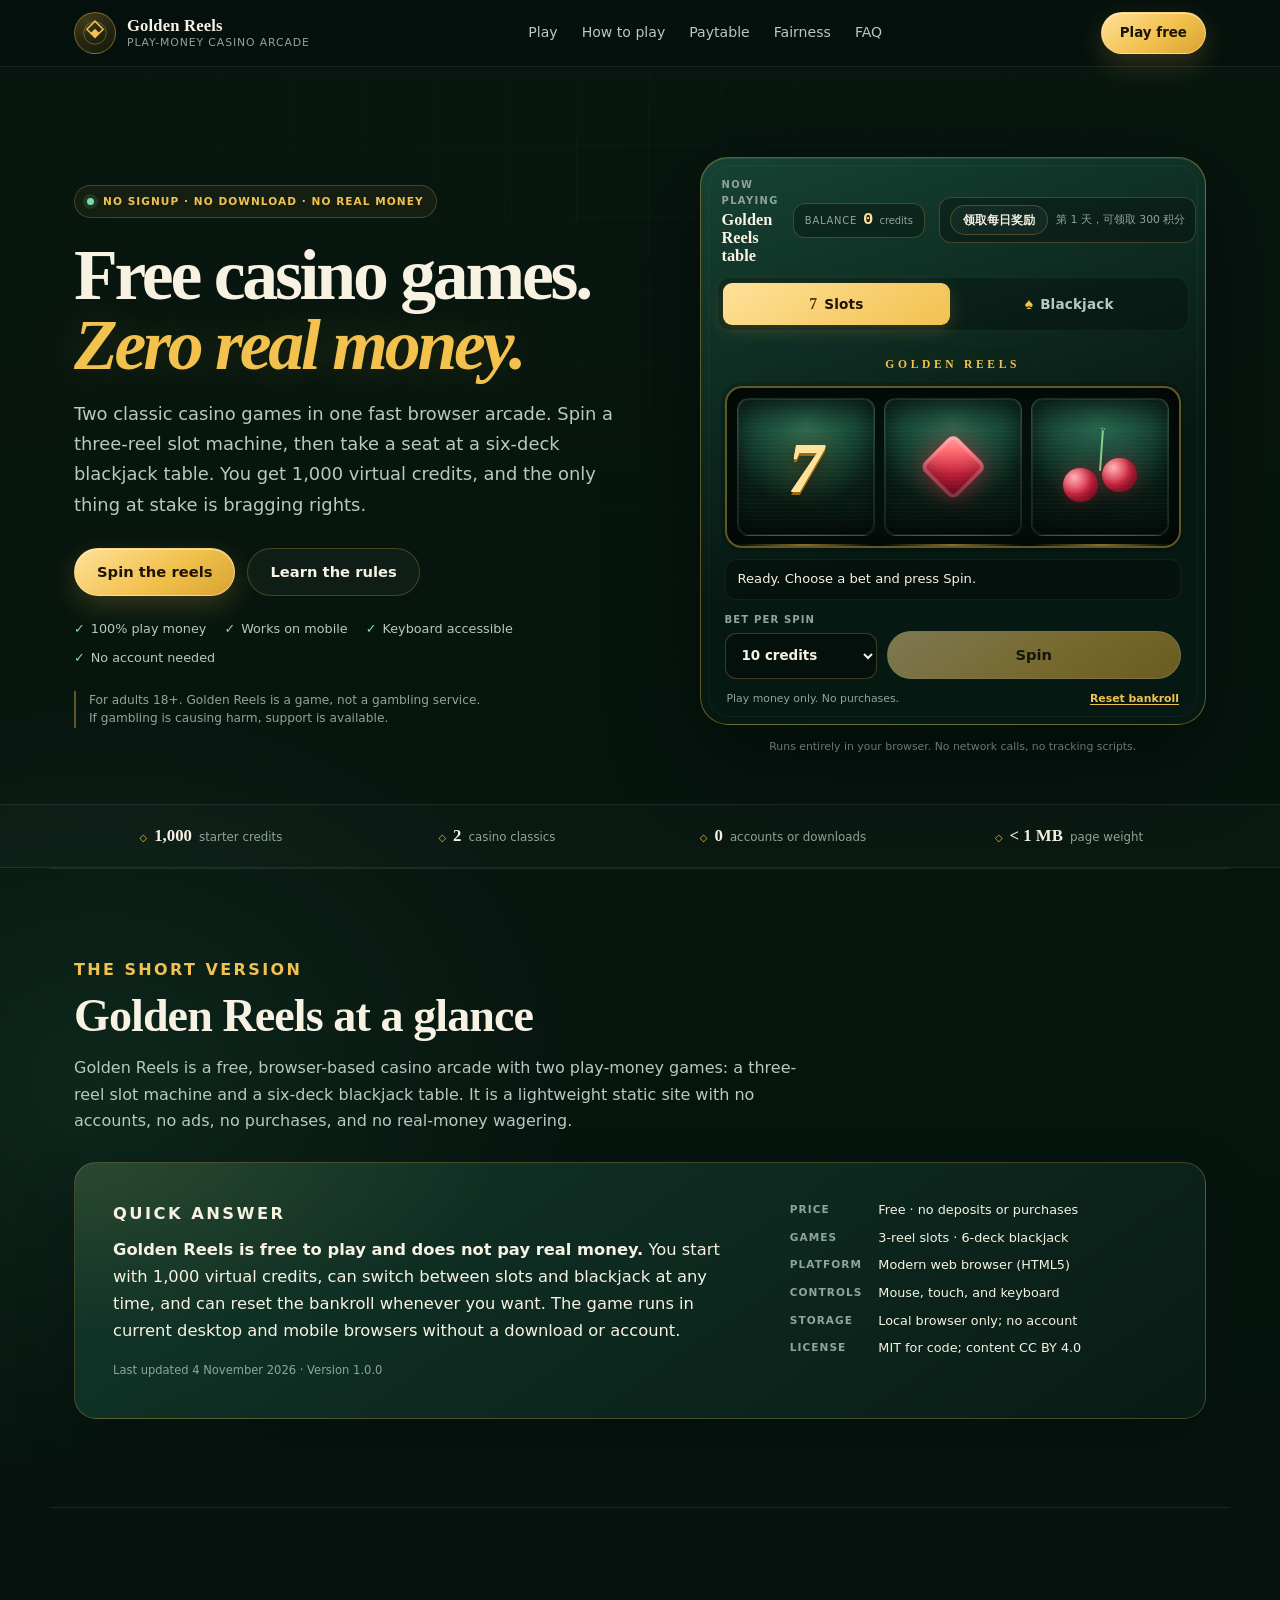
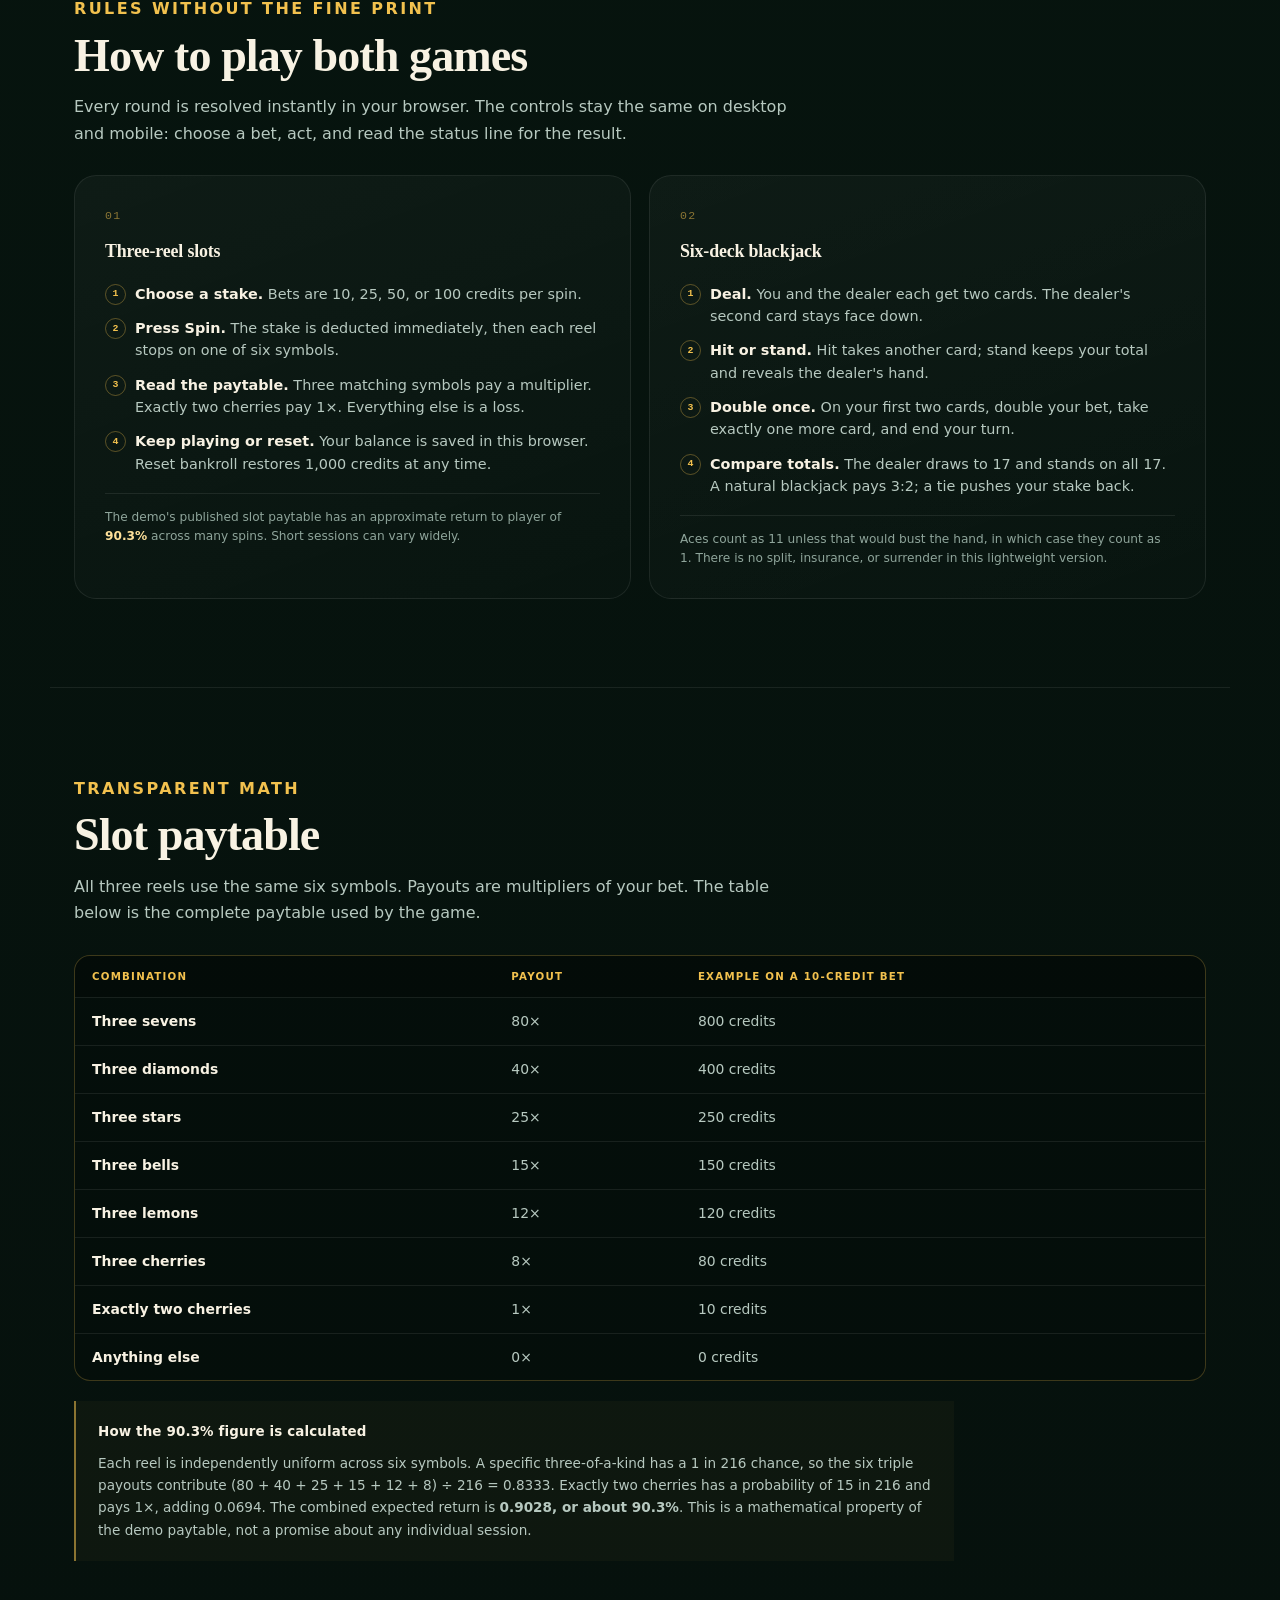
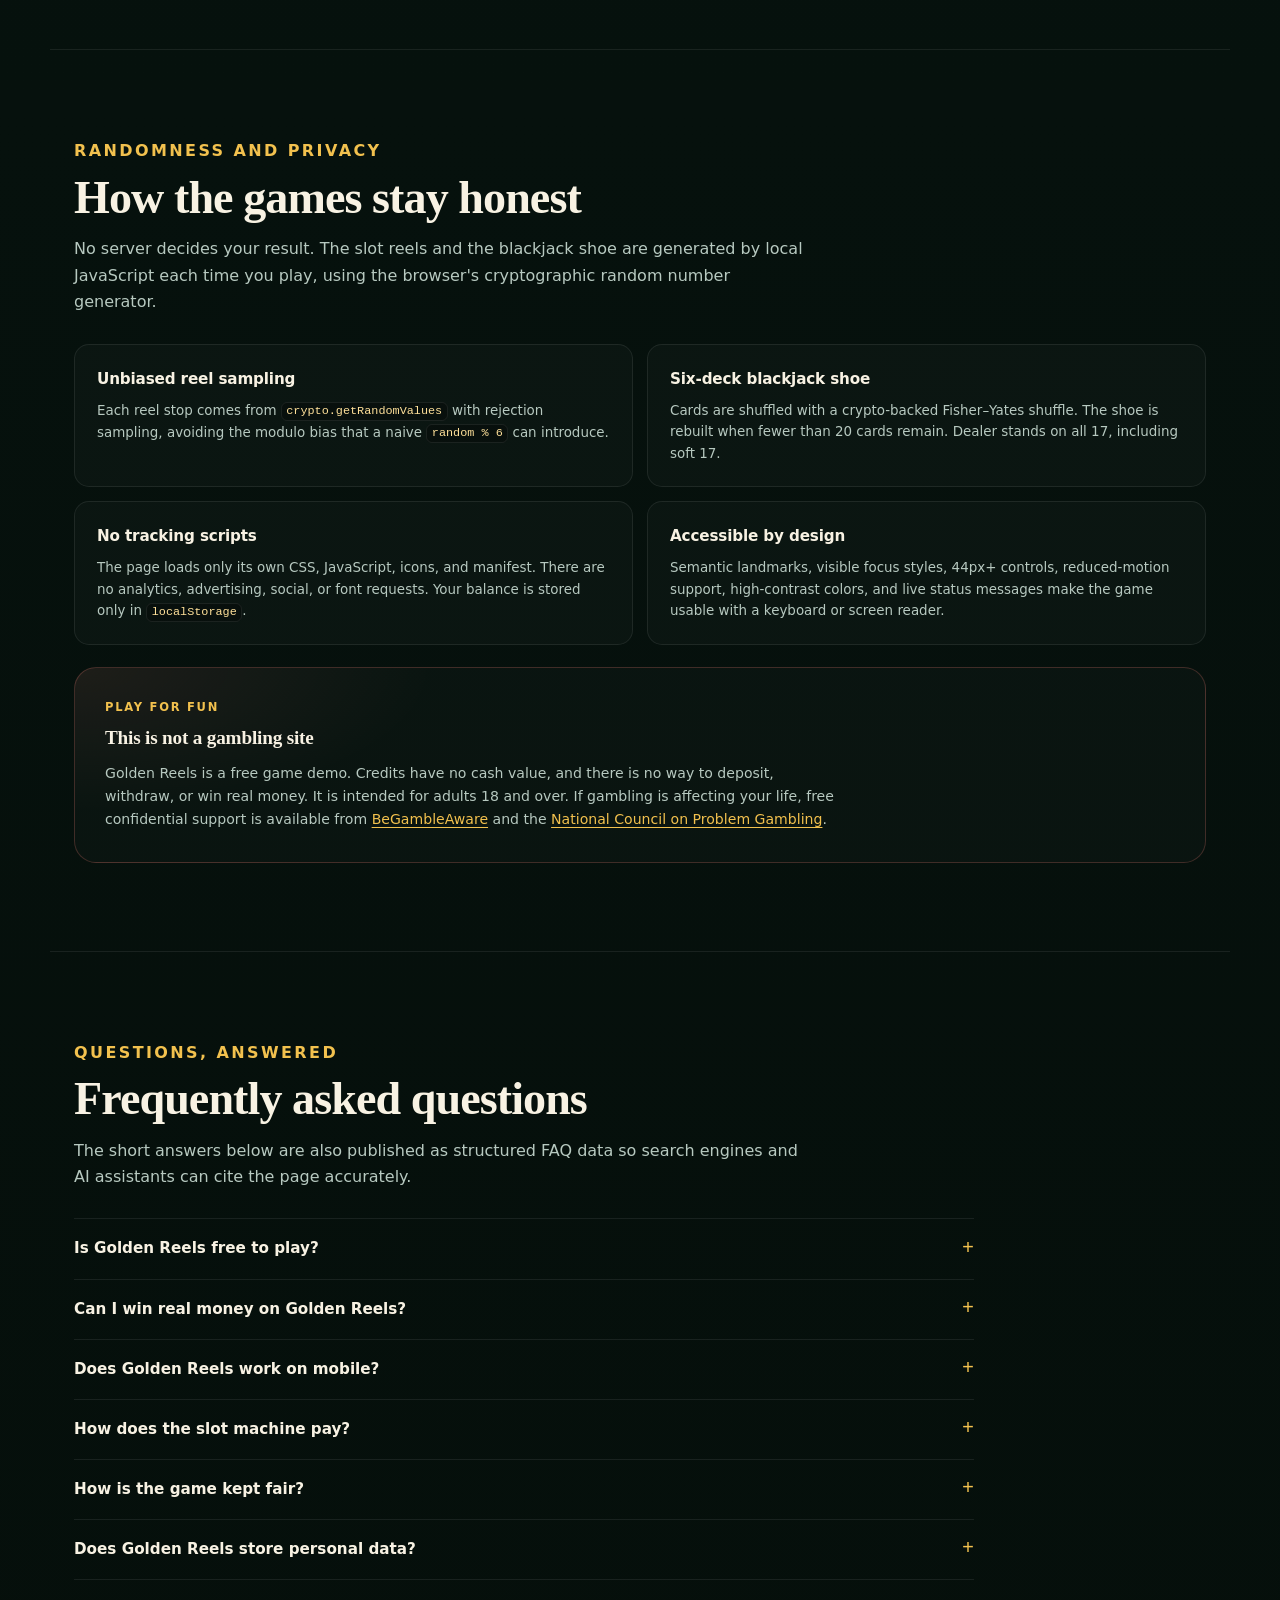
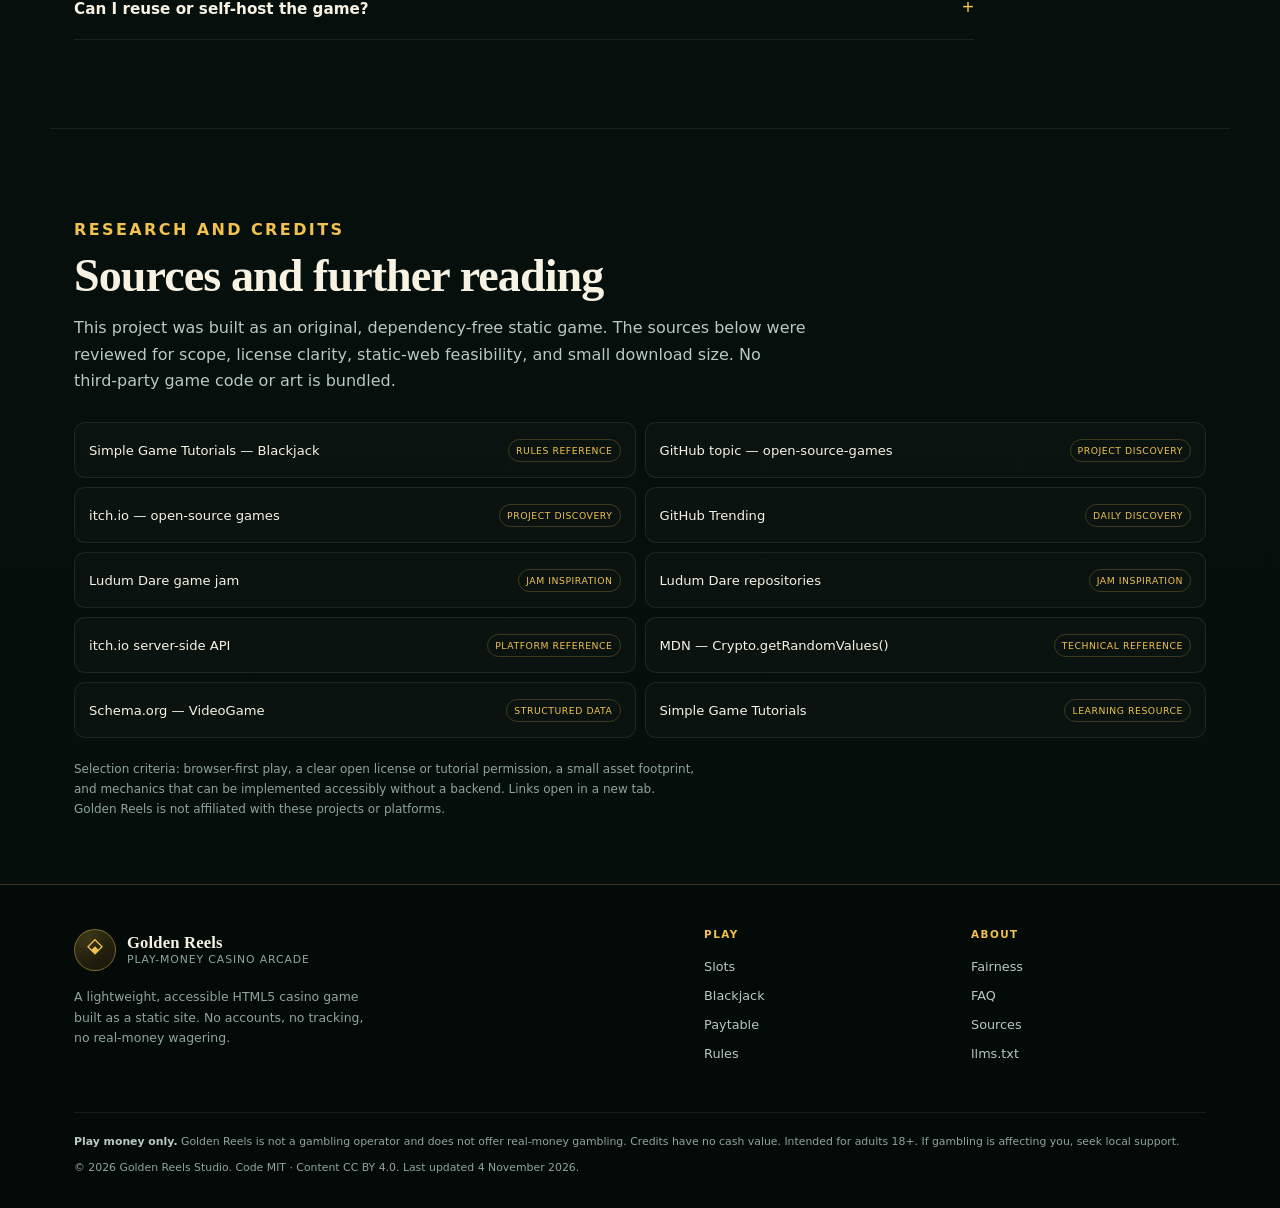
<file: index.html>
<!doctype html>
<html lang="en">
<head>
  <meta charset="utf-8">
  <meta name="viewport" content="width=device-width, initial-scale=1">

  <title>Golden Reels — Free Play-Money Slots &amp; Blackjack</title>
  <meta name="description" content="Play Golden Reels free: a lightweight browser casino with a three-reel slot machine and six-deck blackjack. 1,000 starter credits, no signup, no downloads, no real money.">
  <meta name="keywords" content="free casino game, play money slots, free blackjack, browser casino, no download casino game, HTML5 casino game, free slot machine, blackjack demo">
  <meta name="author" content="Golden Reels Studio">
  <meta name="robots" content="index, follow, max-image-preview:large, max-snippet:-1, max-video-preview:-1">
  <meta name="theme-color" content="#071b15">
  <meta name="color-scheme" content="dark">

  <link rel="canonical" href="https://vip-81.github.io/golden-reels/">
  <link rel="icon" href="assets/img/favicon.svg" type="image/svg+xml">
  <link rel="icon" href="assets/img/icon-192.png" sizes="192x192" type="image/png">
  <link rel="apple-touch-icon" href="assets/img/apple-touch-icon.png">
  <link rel="manifest" href="site.webmanifest">
  <link rel="stylesheet" href="assets/css/styles.css">

  <meta property="og:type" content="website">
  <meta property="og:site_name" content="Golden Reels">
  <meta property="og:title" content="Golden Reels — Free Play-Money Slots &amp; Blackjack">
  <meta property="og:description" content="Two classic casino games in one fast browser arcade. Play slots and blackjack with 1,000 free credits. No signup, no downloads, no real money.">
  <meta property="og:url" content="https://vip-81.github.io/golden-reels/">
  <meta property="og:image" content="https://vip-81.github.io/golden-reels/assets/img/og-card.png">
  <meta property="og:image:type" content="image/png">
  <meta property="og:image:width" content="1200">
  <meta property="og:image:height" content="630">
  <meta property="og:image:alt" content="Golden Reels casino arcade: three illuminated slot reels on a dark green and gold background.">
  <meta property="og:locale" content="en_US">
  <meta property="og:updated_time" content="2026-11-04T00:00:00Z">

  <meta name="twitter:card" content="summary_large_image">
  <meta name="twitter:title" content="Golden Reels — Free Play-Money Slots &amp; Blackjack">
  <meta name="twitter:description" content="Play a three-reel slot machine and six-deck blackjack with free credits. No signup, no downloads, no real money.">
  <meta name="twitter:image" content="https://vip-81.github.io/golden-reels/assets/img/og-card.png">
  <meta name="twitter:image:alt" content="Golden Reels casino arcade with illuminated slot reels and a gold art-deco frame.">

  <script type="application/ld+json">
  {
    "@context": "https://schema.org",
    "@graph": [
      {
        "@type": "WebSite",
        "@id": "https://vip-81.github.io/golden-reels/#website",
        "url": "https://vip-81.github.io/golden-reels/",
        "name": "Golden Reels",
        "description": "A free, play-money casino arcade with slots and blackjack.",
        "inLanguage": "en",
        "publisher": { "@id": "https://vip-81.github.io/golden-reels/#organization" }
      },
      {
        "@type": "Organization",
        "@id": "https://vip-81.github.io/golden-reels/#organization",
        "name": "Golden Reels Studio",
        "url": "https://vip-81.github.io/golden-reels/",
        "logo": {
          "@type": "ImageObject",
          "url": "https://vip-81.github.io/golden-reels/assets/img/icon-512.png",
          "width": 512,
          "height": 512
        }
      },
      {
        "@type": "WebPage",
        "@id": "https://vip-81.github.io/golden-reels/#webpage",
        "url": "https://vip-81.github.io/golden-reels/",
        "name": "Golden Reels — Free Play-Money Slots & Blackjack",
        "description": "Play a three-reel slot machine and six-deck blackjack in a lightweight, accessible browser arcade. 100% play money.",
        "inLanguage": "en",
        "isPartOf": { "@id": "https://vip-81.github.io/golden-reels/#website" },
        "about": { "@id": "https://vip-81.github.io/golden-reels/#game" },
        "primaryImageOfPage": {
          "@type": "ImageObject",
          "url": "https://vip-81.github.io/golden-reels/assets/img/og-card.png",
          "width": 1200,
          "height": 630
        },
        "datePublished": "2026-11-04",
        "dateModified": "2026-11-04",
        "breadcrumb": { "@id": "https://vip-81.github.io/golden-reels/#breadcrumb" }
      },
      {
        "@type": "VideoGame",
        "@id": "https://vip-81.github.io/golden-reels/#game",
        "name": "Golden Reels",
        "alternateName": "Golden Reels Casino Arcade",
        "description": "A free browser casino game with a three-reel slot machine and a six-deck blackjack table. Played with virtual credits only; no deposits, purchases, or cash prizes.",
        "url": "https://vip-81.github.io/golden-reels/",
        "image": "https://vip-81.github.io/golden-reels/assets/img/og-card.png",
        "genre": ["Casino", "Card game"],
        "gamePlatform": "Web browser",
        "applicationCategory": "Game",
        "operatingSystem": "Any",
        "playMode": "SinglePlayer",
        "numberOfPlayers": {
          "@type": "QuantitativeValue",
          "minValue": 1,
          "maxValue": 1
        },
        "offers": {
          "@type": "Offer",
          "price": "0",
          "priceCurrency": "USD",
          "availability": "https://schema.org/InStock"
        },
        "isAccessibleForFree": true,
        "accessibilityAPI": "ARIA",
        "accessibilityControl": ["fullKeyboardControl", "fullMouseControl", "fullTouchControl"],
        "accessibilityFeature": ["highContrast", "alternativeText", "colorNotOnly"],
        "datePublished": "2026-11-04",
        "dateModified": "2026-11-04",
        "author": { "@id": "https://vip-81.github.io/golden-reels/#organization" },
        "publisher": { "@id": "https://vip-81.github.io/golden-reels/#organization" }
      },
      {
        "@type": "FAQPage",
        "@id": "https://vip-81.github.io/golden-reels/#faq",
        "mainEntity": [
          {
            "@type": "Question",
            "name": "Is Golden Reels free to play?",
            "acceptedAnswer": {
              "@type": "Answer",
              "text": "Yes. Golden Reels is free and uses virtual credits only. There are no deposits, purchases, subscriptions, ads, or cash prizes. You start with 1,000 credits and can reset the bankroll at any time."
            }
          },
          {
            "@type": "Question",
            "name": "Can I win real money on Golden Reels?",
            "acceptedAnswer": {
              "@type": "Answer",
              "text": "No. Golden Reels is a play-money demo, not a gambling operator. Credits have no cash value and cannot be withdrawn, transferred, or exchanged for real money or prizes."
            }
          },
          {
            "@type": "Question",
            "name": "Does Golden Reels work on mobile?",
            "acceptedAnswer": {
              "@type": "Answer",
              "text": "Yes. The game is a responsive HTML5 static site that works in current versions of Chrome, Safari, Firefox, and Edge on phones, tablets, and desktop computers. No download or account is required."
            }
          },
          {
            "@type": "Question",
            "name": "How does the slot machine pay?",
            "acceptedAnswer": {
              "@type": "Answer",
              "text": "Three matching symbols pay according to the published paytable: three sevens pay 80x, diamonds 40x, stars 25x, bells 15x, lemons 12x, and cherries 8x. Exactly two cherries pay 1x. With uniform reels, the demo's approximate return to player is 90.3%."
            }
          },
          {
            "@type": "Question",
            "name": "How is the game kept fair?",
            "acceptedAnswer": {
              "@type": "Answer",
              "text": "The slot machine samples each reel with crypto.getRandomValues and rejection sampling, so every symbol is equally likely. Blackjack uses a shuffled six-deck shoe. All outcomes are generated in your browser; no result is fetched from a server."
            }
          },
          {
            "@type": "Question",
            "name": "Does Golden Reels store personal data?",
            "acceptedAnswer": {
              "@type": "Answer",
              "text": "No account or email address is collected. Your credit balance is stored only in your browser's localStorage and can be cleared by resetting the bankroll or clearing site data. The game makes no analytics or advertising requests."
            }
          }
        ]
      },
      {
        "@type": "BreadcrumbList",
        "@id": "https://vip-81.github.io/golden-reels/#breadcrumb",
        "itemListElement": [
          {
            "@type": "ListItem",
            "position": 1,
            "name": "Golden Reels",
            "item": "https://vip-81.github.io/golden-reels/"
          }
        ]
      }
    ]
  }
  </script>
</head>
<body>
  <a class="skip-link" href="#main">Skip to main content</a>

  <header class="site-header">
    <div class="header-inner">
      <a class="brand" href="./">
        <span class="brand-mark" aria-hidden="true">
          <svg viewBox="0 0 48 48" width="30" height="30" focusable="false">
            <path d="M24 5 37 18 24 31 11 18Z" fill="none" stroke="currentColor" stroke-width="2.4"/>
            <path d="M24 17 31 24 24 31 17 24Z" fill="currentColor"/>
            <circle cx="24" cy="24" r="18" fill="none" stroke="currentColor" stroke-width="1.2" opacity=".45"/>
          </svg>
        </span>
        <span class="brand-text">
          <strong>Golden Reels</strong>
          <small>Play-money casino arcade</small>
        </span>
      </a>

      <nav class="site-nav" aria-label="Primary">
        <a href="#play">Play</a>
        <a href="#how-to-play">How to play</a>
        <a href="#paytable">Paytable</a>
        <a href="#fairness">Fairness</a>
        <a href="#faq">FAQ</a>
      </nav>

      <a class="btn btn-small btn-primary header-cta" href="#play">Play free</a>
    </div>
  </header>

  <main id="main">
    <section class="hero" aria-labelledby="hero-title">
      <div class="hero-copy">
        <p class="eyebrow"><span class="pulse-dot" aria-hidden="true"></span> No signup · No download · No real money</p>
        <h1 id="hero-title">Free casino games.<br><em>Zero real money.</em></h1>
        <p class="lede">Two classic casino games in one fast browser arcade. Spin a three-reel slot machine, then take a seat at a six-deck blackjack table. You get 1,000 virtual credits, and the only thing at stake is bragging rights.</p>
        <div class="hero-actions">
          <a class="btn btn-primary" href="#play">Spin the reels</a>
          <a class="btn btn-secondary" href="#how-to-play">Learn the rules</a>
        </div>
        <ul class="hero-meta" aria-label="Game highlights">
          <li>100% play money</li>
          <li>Works on mobile</li>
          <li>Keyboard accessible</li>
          <li>No account needed</li>
        </ul>
        <p class="hero-note">For adults 18+. Golden Reels is a game, not a gambling service. If gambling is causing harm, support is available.</p>
      </div>

      <div class="game-stage">
        <div class="game-shell" id="play" aria-labelledby="game-title">
          <div class="game-topbar">
            <div>
              <p class="game-kicker">Now playing</p>
              <h2 class="game-title" id="game-title">Golden Reels table</h2>
            </div>
            <div class="wallet" aria-label="Play-money balance">
              <span class="wallet-label">Balance</span>
              <output id="balance" aria-live="off">1,000</output>
              <span class="wallet-unit">credits</span>
            </div>
            <div class="daily-reward" aria-label="Daily reward">
              <button class="btn btn-small btn-secondary" id="daily-reward" type="button">每日奖励</button>
              <span class="daily-status" id="daily-status" role="status" aria-live="polite"></span>
            </div>
          </div>

          <div class="game-tabs" role="tablist" aria-label="Choose a casino game">
            <button class="game-tab" type="button" role="tab" id="tab-slots" aria-controls="panel-slots" aria-selected="true" tabindex="0">
              <span aria-hidden="true">7</span> Slots
            </button>
            <button class="game-tab" type="button" role="tab" id="tab-blackjack" aria-controls="panel-blackjack" aria-selected="false" tabindex="-1">
              <span aria-hidden="true">♠</span> Blackjack
            </button>
          </div>

          <section class="game-panel" id="panel-slots" role="tabpanel" aria-labelledby="tab-slots" tabindex="0">
            <div class="slot-machine">
              <p class="slot-marquee">Golden Reels</p>
              <div class="reels" id="reels" aria-hidden="true">
                <div class="reel" data-reel="0"></div>
                <div class="reel" data-reel="1"></div>
                <div class="reel" data-reel="2"></div>
              </div>
              <div class="payline" aria-hidden="true"><span></span><span></span><span></span></div>

              <p class="game-status" id="slot-status" role="status" aria-live="polite" aria-atomic="true">Ready. Choose a bet and press Spin.</p>

              <div class="slot-controls">
                <div class="field">
                  <label for="slot-bet">Bet per spin</label>
                  <select id="slot-bet" name="slot-bet">
                    <option value="10">10 credits</option>
                    <option value="25">25 credits</option>
                    <option value="50">50 credits</option>
                    <option value="100">100 credits</option>
                  </select>
                </div>
                <button class="btn btn-primary spin-btn" id="spin" type="button">Spin</button>
              </div>

              <p class="microcopy">
                <span>Play money only. No purchases.</span>
                <button class="link-button" id="reset-balance" type="button">Reset bankroll</button>
              </p>
              <p class="sr-only" id="slot-help">Three reels, six symbols per reel. Three matching symbols win the paytable multiplier. Exactly two cherries win one times your bet. Use the bet menu to change your stake, then activate Spin.</p>
            </div>
          </section>

          <section class="game-panel" id="panel-blackjack" role="tabpanel" aria-labelledby="tab-blackjack" tabindex="0" hidden>
            <div class="bj-table">
              <div class="bj-hand">
                <div class="hand-head">
                  <span>Dealer</span>
                  <span class="hand-total" id="dealer-total">?</span>
                </div>
                <div class="cards" id="dealer-cards" aria-label="Dealer hand"></div>
              </div>

              <div class="bj-hand">
                <div class="hand-head">
                  <span>Your hand</span>
                  <span class="hand-total" id="player-total">0</span>
                </div>
                <div class="cards" id="player-cards" aria-label="Your hand"></div>
              </div>

              <p class="game-status" id="bj-status" role="status" aria-live="polite" aria-atomic="true">Set a bet and deal. Blackjack pays 3:2; dealer stands on all 17.</p>

              <div class="bj-controls">
                <div class="field">
                  <label for="bj-bet">Bet per hand</label>
                  <select id="bj-bet" name="bj-bet">
                    <option value="10">10 credits</option>
                    <option value="25">25 credits</option>
                    <option value="50">50 credits</option>
                    <option value="100">100 credits</option>
                  </select>
                </div>
                <button class="btn btn-primary" id="bj-deal" type="button">Deal hand</button>
                <button class="btn btn-secondary" id="bj-hit" type="button">Hit</button>
                <button class="btn btn-secondary" id="bj-stand" type="button">Stand</button>
                <button class="btn btn-secondary" id="bj-double" type="button">Double</button>
              </div>

              <p class="microcopy">Six decks · Blackjack pays 3:2 · No split or insurance · No real money</p>
              <p class="sr-only" id="bj-help">Each hand starts with two cards for you and two for the dealer. The dealer's second card stays hidden until you stand. Hit adds a card. Stand reveals the dealer and ends your turn. Double doubles your bet, deals one card, and ends your turn. Aces count as 11 or 1.</p>
            </div>
          </section>
        </div>

        <p class="stage-caption">Runs entirely in your browser. No network calls, no tracking scripts.</p>
      </div>
    </section>

    <section class="trust-strip" aria-label="Game properties">
      <div class="trust-inner">
        <p><span aria-hidden="true">◇</span><strong>1,000</strong> starter credits</p>
        <p><span aria-hidden="true">◇</span><strong>2</strong> casino classics</p>
        <p><span aria-hidden="true">◇</span><strong>0</strong> accounts or downloads</p>
        <p><span aria-hidden="true">◇</span><strong>&lt; 1 MB</strong> page weight</p>
      </div>
    </section>

    <section class="section" id="overview" aria-labelledby="overview-title">
      <div class="section-heading">
        <p class="kicker">The short version</p>
        <h2 id="overview-title">Golden Reels at a glance</h2>
        <p>Golden Reels is a free, browser-based casino arcade with two play-money games: a three-reel slot machine and a six-deck blackjack table. It is a lightweight static site with no accounts, no ads, no purchases, and no real-money wagering.</p>
      </div>

      <div class="summary-card">
        <div class="summary-answer">
          <p class="summary-label">Quick answer</p>
          <p><strong>Golden Reels is free to play and does not pay real money.</strong> You start with 1,000 virtual credits, can switch between slots and blackjack at any time, and can reset the bankroll whenever you want. The game runs in current desktop and mobile browsers without a download or account.</p>
          <p class="summary-date">Last updated <time datetime="2026-11-04">4 November 2026</time> · Version 1.0.0</p>
        </div>
        <dl class="fact-list">
          <dt>Price</dt><dd>Free · no deposits or purchases</dd>
          <dt>Games</dt><dd>3-reel slots · 6-deck blackjack</dd>
          <dt>Platform</dt><dd>Modern web browser (HTML5)</dd>
          <dt>Controls</dt><dd>Mouse, touch, and keyboard</dd>
          <dt>Storage</dt><dd>Local browser only; no account</dd>
          <dt>License</dt><dd>MIT for code; content CC BY 4.0</dd>
        </dl>
      </div>
    </section>

    <section class="section" id="how-to-play" aria-labelledby="how-title">
      <div class="section-heading">
        <p class="kicker">Rules without the fine print</p>
        <h2 id="how-title">How to play both games</h2>
        <p>Every round is resolved instantly in your browser. The controls stay the same on desktop and mobile: choose a bet, act, and read the status line for the result.</p>
      </div>

      <div class="guide-grid">
        <article class="guide-card">
          <p class="guide-number" aria-hidden="true">01</p>
          <h3>Three-reel slots</h3>
          <ol class="steps">
            <li><strong>Choose a stake.</strong> Bets are 10, 25, 50, or 100 credits per spin.</li>
            <li><strong>Press Spin.</strong> The stake is deducted immediately, then each reel stops on one of six symbols.</li>
            <li><strong>Read the paytable.</strong> Three matching symbols pay a multiplier. Exactly two cherries pay 1×. Everything else is a loss.</li>
            <li><strong>Keep playing or reset.</strong> Your balance is saved in this browser. Reset bankroll restores 1,000 credits at any time.</li>
          </ol>
          <p class="guide-note">The demo's published slot paytable has an approximate return to player of <strong>90.3%</strong> across many spins. Short sessions can vary widely.</p>
        </article>

        <article class="guide-card">
          <p class="guide-number" aria-hidden="true">02</p>
          <h3>Six-deck blackjack</h3>
          <ol class="steps">
            <li><strong>Deal.</strong> You and the dealer each get two cards. The dealer's second card stays face down.</li>
            <li><strong>Hit or stand.</strong> Hit takes another card; stand keeps your total and reveals the dealer's hand.</li>
            <li><strong>Double once.</strong> On your first two cards, double your bet, take exactly one more card, and end your turn.</li>
            <li><strong>Compare totals.</strong> The dealer draws to 17 and stands on all 17. A natural blackjack pays 3:2; a tie pushes your stake back.</li>
          </ol>
          <p class="guide-note">Aces count as 11 unless that would bust the hand, in which case they count as 1. There is no split, insurance, or surrender in this lightweight version.</p>
        </article>
      </div>
    </section>

    <section class="section" id="paytable" aria-labelledby="paytable-title">
      <div class="section-heading">
        <p class="kicker">Transparent math</p>
        <h2 id="paytable-title">Slot paytable</h2>
        <p>All three reels use the same six symbols. Payouts are multipliers of your bet. The table below is the complete paytable used by the game.</p>
      </div>

      <div class="table-wrap">
        <table>
          <caption class="sr-only">Slot machine payouts by combination and bet multiplier</caption>
          <thead>
            <tr>
              <th scope="col">Combination</th>
              <th scope="col">Payout</th>
              <th scope="col">Example on a 10-credit bet</th>
            </tr>
          </thead>
          <tbody>
            <tr><th scope="row">Three sevens</th><td>80×</td><td>800 credits</td></tr>
            <tr><th scope="row">Three diamonds</th><td>40×</td><td>400 credits</td></tr>
            <tr><th scope="row">Three stars</th><td>25×</td><td>250 credits</td></tr>
            <tr><th scope="row">Three bells</th><td>15×</td><td>150 credits</td></tr>
            <tr><th scope="row">Three lemons</th><td>12×</td><td>120 credits</td></tr>
            <tr><th scope="row">Three cherries</th><td>8×</td><td>80 credits</td></tr>
            <tr><th scope="row">Exactly two cherries</th><td>1×</td><td>10 credits</td></tr>
            <tr><th scope="row">Anything else</th><td>0×</td><td>0 credits</td></tr>
          </tbody>
        </table>
      </div>

      <div class="math-note">
        <h3>How the 90.3% figure is calculated</h3>
        <p>Each reel is independently uniform across six symbols. A specific three-of-a-kind has a 1 in 216 chance, so the six triple payouts contribute (80 + 40 + 25 + 15 + 12 + 8) ÷ 216 = 0.8333. Exactly two cherries has a probability of 15 in 216 and pays 1×, adding 0.0694. The combined expected return is <strong>0.9028, or about 90.3%</strong>. This is a mathematical property of the demo paytable, not a promise about any individual session.</p>
      </div>
    </section>

    <section class="section" id="fairness" aria-labelledby="fair-title">
      <div class="section-heading">
        <p class="kicker">Randomness and privacy</p>
        <h2 id="fair-title">How the games stay honest</h2>
        <p>No server decides your result. The slot reels and the blackjack shoe are generated by local JavaScript each time you play, using the browser's cryptographic random number generator.</p>
      </div>

      <div class="feature-grid">
        <article class="feature-card">
          <h3>Unbiased reel sampling</h3>
          <p>Each reel stop comes from <code>crypto.getRandomValues</code> with rejection sampling, avoiding the modulo bias that a naive <code>random % 6</code> can introduce.</p>
        </article>
        <article class="feature-card">
          <h3>Six-deck blackjack shoe</h3>
          <p>Cards are shuffled with a crypto-backed Fisher–Yates shuffle. The shoe is rebuilt when fewer than 20 cards remain. Dealer stands on all 17, including soft 17.</p>
        </article>
        <article class="feature-card">
          <h3>No tracking scripts</h3>
          <p>The page loads only its own CSS, JavaScript, icons, and manifest. There are no analytics, advertising, social, or font requests. Your balance is stored only in <code>localStorage</code>.</p>
        </article>
        <article class="feature-card">
          <h3>Accessible by design</h3>
          <p>Semantic landmarks, visible focus styles, 44px+ controls, reduced-motion support, high-contrast colors, and live status messages make the game usable with a keyboard or screen reader.</p>
        </article>
      </div>

      <aside class="callout" aria-labelledby="responsible-title">
        <div>
          <p class="kicker">Play for fun</p>
          <h3 id="responsible-title">This is not a gambling site</h3>
          <p>Golden Reels is a free game demo. Credits have no cash value, and there is no way to deposit, withdraw, or win real money. It is intended for adults 18 and over. If gambling is affecting your life, free confidential support is available from <a href="https://www.begambleaware.org/" rel="noopener noreferrer">BeGambleAware</a> and the <a href="https://www.ncpgambling.org/help-treatment/" rel="noopener noreferrer">National Council on Problem Gambling</a>.</p>
        </div>
      </aside>
    </section>

    <section class="section" id="faq" aria-labelledby="faq-title">
      <div class="section-heading">
        <p class="kicker">Questions, answered</p>
        <h2 id="faq-title">Frequently asked questions</h2>
        <p>The short answers below are also published as structured FAQ data so search engines and AI assistants can cite the page accurately.</p>
      </div>

      <div class="faq-list">
        <details>
          <summary>Is Golden Reels free to play?</summary>
          <p>Yes. Golden Reels is free and uses virtual credits only. There are no deposits, purchases, subscriptions, ads, or cash prizes. You start with 1,000 credits and can reset the bankroll at any time.</p>
        </details>
        <details>
          <summary>Can I win real money on Golden Reels?</summary>
          <p>No. Golden Reels is a play-money demo, not a gambling operator. Credits have no cash value and cannot be withdrawn, transferred, or exchanged for real money or prizes.</p>
        </details>
        <details>
          <summary>Does Golden Reels work on mobile?</summary>
          <p>Yes. The game is a responsive HTML5 static site that works in current versions of Chrome, Safari, Firefox, and Edge on phones, tablets, and desktop computers. No download or account is required.</p>
        </details>
        <details>
          <summary>How does the slot machine pay?</summary>
          <p>Three matching symbols pay according to the published paytable: three sevens pay 80×, diamonds 40×, stars 25×, bells 15×, lemons 12×, and cherries 8×. Exactly two cherries pay 1×. With uniform reels, the demo's approximate return to player is 90.3%.</p>
        </details>
        <details>
          <summary>How is the game kept fair?</summary>
          <p>The slot machine samples each reel with <code>crypto.getRandomValues</code> and rejection sampling, so every symbol is equally likely. Blackjack uses a shuffled six-deck shoe. All outcomes are generated in your browser; no result is fetched from a server.</p>
        </details>
        <details>
          <summary>Does Golden Reels store personal data?</summary>
          <p>No account or email address is collected. Your credit balance is stored only in your browser's <code>localStorage</code> and can be cleared by resetting the bankroll or clearing site data. The game makes no analytics or advertising requests.</p>
        </details>
        <details>
          <summary>Can I reuse or self-host the game?</summary>
          <p>Yes. The code is released under the MIT License and the written content is available under CC BY 4.0. The deployment bundle is self-contained: copy the <code>dist</code> folder to any static host. Attribution is appreciated but not required for the code.</p>
        </details>
      </div>
    </section>

    <section class="section sources-section" id="sources" aria-labelledby="sources-title">
      <div class="section-heading">
        <p class="kicker">Research and credits</p>
        <h2 id="sources-title">Sources and further reading</h2>
        <p>This project was built as an original, dependency-free static game. The sources below were reviewed for scope, license clarity, static-web feasibility, and small download size. No third-party game code or art is bundled.</p>
      </div>

      <ul class="source-list">
        <li>
          <a href="https://berbasoft.com/simplegametutorials/pygamezero/blackjack" rel="noopener noreferrer">
            <span>Simple Game Tutorials — Blackjack</span>
            <span class="source-tag">Rules reference</span>
          </a>
        </li>
        <li>
          <a href="https://github.com/topics/open-source-games" rel="noopener noreferrer">
            <span>GitHub topic — open-source-games</span>
            <span class="source-tag">Project discovery</span>
          </a>
        </li>
        <li>
          <a href="https://itch.io/games/tag-open-source" rel="noopener noreferrer">
            <span>itch.io — open-source games</span>
            <span class="source-tag">Project discovery</span>
          </a>
        </li>
        <li>
          <a href="https://github.com/trending" rel="noopener noreferrer">
            <span>GitHub Trending</span>
            <span class="source-tag">Daily discovery</span>
          </a>
        </li>
        <li>
          <a href="https://ldjam.com/" rel="noopener noreferrer">
            <span>Ludum Dare game jam</span>
            <span class="source-tag">Jam inspiration</span>
          </a>
        </li>
        <li>
          <a href="https://github.com/orgs/LudumDare/repositories" rel="noopener noreferrer">
            <span>Ludum Dare repositories</span>
            <span class="source-tag">Jam inspiration</span>
          </a>
        </li>
        <li>
          <a href="https://itch.io/docs/api/serverside" rel="noopener noreferrer">
            <span>itch.io server-side API</span>
            <span class="source-tag">Platform reference</span>
          </a>
        </li>
        <li>
          <a href="https://developer.mozilla.org/en-US/docs/Web/API/Crypto/getRandomValues" rel="noopener noreferrer">
            <span>MDN — Crypto.getRandomValues()</span>
            <span class="source-tag">Technical reference</span>
          </a>
        </li>
        <li>
          <a href="https://schema.org/VideoGame" rel="noopener noreferrer">
            <span>Schema.org — VideoGame</span>
            <span class="source-tag">Structured data</span>
          </a>
        </li>
        <li>
          <a href="https://simplegametutorials.github.io/" rel="noopener noreferrer">
            <span>Simple Game Tutorials</span>
            <span class="source-tag">Learning resource</span>
          </a>
        </li>
      </ul>

      <p class="source-note">Selection criteria: browser-first play, a clear open license or tutorial permission, a small asset footprint, and mechanics that can be implemented accessibly without a backend. Links open in a new tab. Golden Reels is not affiliated with these projects or platforms.</p>
    </section>
  </main>

  <footer class="site-footer">
    <div class="footer-inner">
      <div class="footer-brand">
        <a class="brand" href="./">
          <span class="brand-mark" aria-hidden="true">
            <svg viewBox="0 0 48 48" width="26" height="26" focusable="false">
              <path d="M24 5 37 18 24 31 11 18Z" fill="none" stroke="currentColor" stroke-width="2.4"/>
              <path d="M24 17 31 24 24 31 17 24Z" fill="currentColor"/>
            </svg>
          </span>
          <span class="brand-text"><strong>Golden Reels</strong><small>Play-money casino arcade</small></span>
        </a>
        <p class="footer-blurb">A lightweight, accessible HTML5 casino game built as a static site. No accounts, no tracking, no real-money wagering.</p>
      </div>

      <nav class="footer-links" aria-label="Game links">
        <h2>Play</h2>
        <a href="#play">Slots</a>
        <a href="#play">Blackjack</a>
        <a href="#paytable">Paytable</a>
        <a href="#how-to-play">Rules</a>
      </nav>

      <nav class="footer-links" aria-label="About links">
        <h2>About</h2>
        <a href="#fairness">Fairness</a>
        <a href="#faq">FAQ</a>
        <a href="#sources">Sources</a>
        <a href="llms.txt">llms.txt</a>
      </nav>

      <div class="legal">
        <p><strong>Play money only.</strong> Golden Reels is not a gambling operator and does not offer real-money gambling. Credits have no cash value. Intended for adults 18+. If gambling is affecting you, seek local support.</p>
        <p>© 2026 Golden Reels Studio. Code MIT · Content CC BY 4.0. Last updated <time datetime="2026-11-04">4 November 2026</time>.</p>
      </div>
    </div>
  </footer>

  <script src="assets/js/app.js" defer></script>
</body>
</html>
</file>
<file: assets/css/styles.css>
:root {
  color-scheme: dark;
  --bg: #06110d;
  --bg-deep: #040b08;
  --panel: #0b251c;
  --panel-2: #103328;
  --panel-3: #174435;
  --gold: #f2c14e;
  --gold-bright: #ffe19a;
  --gold-deep: #b8841d;
  --cream: #f8f2e3;
  --muted: #b7c9c0;
  --muted-2: #8fa59b;
  --red: #ff8178;
  --red-deep: #b3261e;
  --green: #7bdcae;
  --line: rgba(242, 193, 78, 0.24);
  --line-soft: rgba(255, 255, 255, 0.08);
  --shadow: 0 30px 90px rgba(0, 0, 0, 0.48);
  --radius: 22px;
  --serif: Georgia, "Times New Roman", "Noto Serif", serif;
  --sans: ui-sans-serif, system-ui, -apple-system, "Segoe UI", Roboto, Helvetica, Arial, sans-serif;
  --mono: ui-monospace, SFMono-Regular, Menlo, Consolas, "Liberation Mono", monospace;
}

*,
*::before,
*::after {
  box-sizing: border-box;
}

[hidden] {
  display: none !important;
}

html {
  scroll-behavior: smooth;
  scroll-padding-top: 90px;
}

body {
  margin: 0;
  min-width: 320px;
  background:
    radial-gradient(900px 600px at 82% -8%, rgba(242, 193, 78, 0.11), transparent 62%),
    radial-gradient(760px 620px at 8% 18%, rgba(43, 120, 88, 0.18), transparent 64%),
    linear-gradient(180deg, #07160f 0%, var(--bg) 55%, #050e0a 100%);
  color: var(--cream);
  font-family: var(--sans);
  font-size: 16px;
  line-height: 1.65;
  -webkit-font-smoothing: antialiased;
  text-rendering: optimizeLegibility;
}

body::before {
  content: "";
  position: fixed;
  inset: 0;
  z-index: -1;
  pointer-events: none;
  background-image:
    linear-gradient(rgba(255, 255, 255, 0.018) 1px, transparent 1px),
    linear-gradient(90deg, rgba(255, 255, 255, 0.018) 1px, transparent 1px);
  background-size: 72px 72px;
  mask-image: radial-gradient(circle at 50% 20%, black, transparent 78%);
}

::selection {
  background: var(--gold);
  color: #171004;
}

img,
svg {
  max-width: 100%;
}

a {
  color: var(--gold);
  text-decoration-thickness: 1px;
  text-underline-offset: 3px;
}

a:hover {
  color: var(--gold-bright);
}

button,
select,
input {
  font: inherit;
}

button {
  cursor: pointer;
}

code {
  padding: 0.12em 0.38em;
  border: 1px solid var(--line-soft);
  border-radius: 6px;
  background: rgba(0, 0, 0, 0.28);
  color: var(--gold-bright);
  font-family: var(--mono);
  font-size: 0.88em;
  word-break: break-word;
}

h1,
h2,
h3,
p {
  overflow-wrap: break-word;
}

h1,
h2,
h3 {
  color: var(--cream);
  font-family: var(--serif);
  font-weight: 700;
  letter-spacing: -0.02em;
}

h2 {
  margin: 8px 0 14px;
  font-size: clamp(1.9rem, 3.6vw, 3rem);
  line-height: 1.08;
}

h3 {
  margin: 0 0 8px;
  font-size: 1.12rem;
  letter-spacing: -0.01em;
}

p {
  margin: 0 0 1em;
  color: var(--muted);
}

:focus-visible {
  outline: 3px solid var(--gold-bright);
  outline-offset: 3px;
  border-radius: 4px;
}

.skip-link {
  position: absolute;
  left: 16px;
  top: -80px;
  z-index: 100;
  padding: 12px 18px;
  border-radius: 0 0 10px 10px;
  background: var(--gold);
  color: #171004;
  font-weight: 800;
  text-decoration: none;
  transition: top 160ms ease;
}

.skip-link:focus {
  top: 0;
}

.sr-only {
  position: absolute !important;
  width: 1px !important;
  height: 1px !important;
  padding: 0 !important;
  margin: -1px !important;
  overflow: hidden !important;
  clip: rect(0, 0, 0, 0) !important;
  white-space: nowrap !important;
  border: 0 !important;
}

/* Header */

.site-header {
  position: sticky;
  top: 0;
  z-index: 30;
  border-bottom: 1px solid var(--line-soft);
  background: rgba(6, 17, 13, 0.82);
  backdrop-filter: blur(16px);
  -webkit-backdrop-filter: blur(16px);
}

.header-inner {
  display: flex;
  align-items: center;
  justify-content: space-between;
  gap: 20px;
  max-width: 1180px;
  margin: 0 auto;
  padding: 12px 24px;
}

.brand {
  display: inline-flex;
  align-items: center;
  gap: 11px;
  color: var(--cream);
  text-decoration: none;
  white-space: nowrap;
}

.brand:hover {
  color: var(--cream);
}

.brand-mark {
  display: grid;
  place-items: center;
  width: 42px;
  height: 42px;
  flex: 0 0 42px;
  border: 1px solid rgba(242, 193, 78, 0.45);
  border-radius: 50%;
  background: radial-gradient(circle at 35% 25%, rgba(242, 193, 78, 0.22), rgba(0, 0, 0, 0.32));
  color: var(--gold);
  box-shadow: inset 0 0 18px rgba(242, 193, 78, 0.12);
}

.brand-text {
  display: flex;
  flex-direction: column;
  line-height: 1.15;
}

.brand-text strong {
  font-family: var(--serif);
  font-size: 1.04rem;
  letter-spacing: 0.01em;
}

.brand-text small {
  margin-top: 2px;
  color: var(--muted-2);
  font-size: 0.68rem;
  letter-spacing: 0.08em;
  text-transform: uppercase;
}

.site-nav {
  display: flex;
  align-items: center;
  gap: 2px;
}

.site-nav a {
  padding: 8px 11px;
  border-radius: 999px;
  color: var(--muted);
  font-size: 0.88rem;
  text-decoration: none;
}

.site-nav a:hover {
  background: rgba(255, 255, 255, 0.055);
  color: var(--cream);
}

/* Buttons */

.btn {
  display: inline-flex;
  align-items: center;
  justify-content: center;
  gap: 8px;
  min-height: 48px;
  padding: 0 22px;
  border: 1px solid transparent;
  border-radius: 999px;
  font-weight: 800;
  font-size: 0.92rem;
  line-height: 1.1;
  text-align: center;
  text-decoration: none;
  transition: transform 160ms ease, box-shadow 160ms ease, background 160ms ease, border-color 160ms ease;
  -webkit-tap-highlight-color: transparent;
}

.btn:hover {
  transform: translateY(-1px);
}

.btn:active {
  transform: translateY(0);
}

.btn-primary {
  border-color: rgba(255, 225, 154, 0.65);
  background: linear-gradient(145deg, var(--gold-bright), var(--gold) 55%, #d8a431);
  color: #1d1403;
  box-shadow: 0 10px 28px rgba(242, 193, 78, 0.2), inset 0 1px 0 rgba(255, 255, 255, 0.45);
}

.btn-primary:hover {
  background: linear-gradient(145deg, #ffe9b5, var(--gold) 58%, #e1ac32);
  color: #1d1403;
  box-shadow: 0 14px 34px rgba(242, 193, 78, 0.28), inset 0 1px 0 rgba(255, 255, 255, 0.5);
}

.btn-secondary {
  border-color: var(--line);
  background: rgba(255, 255, 255, 0.035);
  color: var(--cream);
}

.btn-secondary:hover {
  border-color: rgba(242, 193, 78, 0.55);
  background: rgba(242, 193, 78, 0.08);
  color: var(--cream);
}

.btn-small {
  min-height: 42px;
  padding: 0 18px;
  font-size: 0.84rem;
}

.btn[aria-disabled="true"],
.btn:disabled {
  cursor: not-allowed;
  opacity: 0.48;
  transform: none;
  box-shadow: none;
}

.btn.is-busy {
  cursor: progress;
  opacity: 0.7;
}

/* Hero */

.hero {
  display: grid;
  grid-template-columns: minmax(0, 1.02fr) minmax(420px, 0.92fr);
  align-items: center;
  gap: clamp(32px, 5vw, 72px);
  max-width: 1180px;
  margin: 0 auto;
  padding: clamp(52px, 7vw, 92px) 24px 48px;
}

.eyebrow,
.kicker {
  margin: 0;
  color: var(--gold);
  font-size: 0.72rem;
  font-weight: 800;
  letter-spacing: 0.15em;
  text-transform: uppercase;
}

.eyebrow {
  display: inline-flex;
  align-items: center;
  gap: 9px;
  padding: 7px 12px;
  border: 1px solid var(--line);
  border-radius: 999px;
  background: rgba(242, 193, 78, 0.055);
  font-size: 0.66rem;
  letter-spacing: 0.1em;
}

.pulse-dot {
  width: 7px;
  height: 7px;
  border-radius: 50%;
  background: var(--green);
  box-shadow: 0 0 0 4px rgba(123, 220, 174, 0.12);
}

.hero h1 {
  margin: 22px 0 18px;
  font-size: clamp(2.55rem, 5.6vw, 4.75rem);
  line-height: 0.98;
  letter-spacing: -0.045em;
}

.hero h1 em {
  color: var(--gold);
  font-style: italic;
  text-shadow: 0 0 45px rgba(242, 193, 78, 0.2);
}

.lede {
  max-width: 56ch;
  color: var(--muted);
  font-size: clamp(1rem, 1.4vw, 1.12rem);
  line-height: 1.7;
}

.hero-actions {
  display: flex;
  flex-wrap: wrap;
  gap: 12px;
  margin: 28px 0 22px;
}

.hero-meta {
  display: flex;
  flex-wrap: wrap;
  gap: 8px 18px;
  margin: 0;
  padding: 0;
  list-style: none;
  color: var(--muted);
  font-size: 0.8rem;
}

.hero-meta li::before {
  content: "✓";
  margin-right: 6px;
  color: var(--green);
  font-weight: 800;
}

.hero-note {
  max-width: 54ch;
  margin: 22px 0 0;
  padding-left: 13px;
  border-left: 2px solid rgba(242, 193, 78, 0.38);
  color: var(--muted-2);
  font-size: 0.76rem;
  line-height: 1.55;
}

/* Game shell */

.game-stage {
  position: relative;
  width: 100%;
  max-width: 520px;
  justify-self: end;
}

.game-stage::before {
  content: "";
  position: absolute;
  inset: 8% 4% -3%;
  z-index: -1;
  border-radius: 40px;
  background: radial-gradient(circle, rgba(242, 193, 78, 0.19), transparent 68%);
  filter: blur(22px);
}

.game-shell {
  position: relative;
  padding: 16px;
  border: 1px solid rgba(242, 193, 78, 0.38);
  border-radius: 28px;
  background:
    linear-gradient(160deg, rgba(23, 68, 53, 0.96), rgba(7, 24, 18, 0.98) 60%),
    var(--panel);
  box-shadow: var(--shadow), inset 0 1px 0 rgba(255, 255, 255, 0.08);
}

.game-shell::after {
  content: "";
  position: absolute;
  inset: 7px;
  pointer-events: none;
  border: 1px solid rgba(255, 255, 255, 0.045);
  border-radius: 22px;
}

.game-topbar {
  display: flex;
  align-items: center;
  justify-content: space-between;
  gap: 14px;
  padding: 3px 5px 13px;
}

.game-kicker {
  margin: 0 0 2px;
  color: var(--muted-2);
  font-size: 0.62rem;
  font-weight: 700;
  letter-spacing: 0.14em;
  text-transform: uppercase;
}

.game-title {
  margin: 0;
  font-family: var(--serif);
  font-size: 1.02rem;
  letter-spacing: 0;
}

.wallet {
  display: flex;
  align-items: baseline;
  gap: 6px;
  flex: 0 0 auto;
  padding: 7px 11px;
  border: 1px solid var(--line);
  border-radius: 12px;
  background: rgba(0, 0, 0, 0.3);
  white-space: nowrap;
}

.wallet-label {
  color: var(--muted-2);
  font-size: 0.62rem;
  letter-spacing: 0.08em;
  text-transform: uppercase;
}

.wallet output {
  color: var(--gold-bright);
  font-family: var(--mono);
  font-size: 1.08rem;
  font-weight: 800;
  line-height: 1;
}

.wallet-unit {
  color: var(--muted-2);
  font-size: 0.62rem;
}

.daily-reward {
  display: flex;
  align-items: center;
  gap: 8px;
  flex: 0 0 auto;
  padding: 7px 10px;
  border: 1px solid var(--line);
  border-radius: 12px;
  background: rgba(0, 0, 0, 0.3);
  white-space: nowrap;
}

.daily-reward .btn-small {
  min-height: 30px;
  padding: 0 12px;
  font-size: 0.72rem;
}

.daily-status {
  color: var(--muted-2);
  font-size: 0.68rem;
  max-width: 150px;
  overflow: hidden;
  text-overflow: ellipsis;
}

.game-tabs {
  display: grid;
  grid-template-columns: 1fr 1fr;
  gap: 5px;
  margin-bottom: 8px;
  padding: 5px;
  border: 1px solid rgba(255, 255, 255, 0.055);
  border-radius: 14px;
  background: rgba(0, 0, 0, 0.27);
}

.game-tab {
  display: inline-flex;
  align-items: center;
  justify-content: center;
  gap: 7px;
  min-height: 42px;
  padding: 8px 12px;
  border: 0;
  border-radius: 9px;
  background: transparent;
  color: var(--muted);
  font-size: 0.85rem;
  font-weight: 800;
  letter-spacing: 0.01em;
}

.game-tab span {
  color: var(--gold);
  font-family: var(--serif);
  font-size: 0.98rem;
}

.game-tab:hover {
  color: var(--cream);
  background: rgba(255, 255, 255, 0.04);
}

.game-tab[aria-selected="true"] {
  background: linear-gradient(145deg, var(--gold-bright), var(--gold));
  color: #1d1403;
  box-shadow: 0 5px 18px rgba(242, 193, 78, 0.18);
}

.game-tab[aria-selected="true"] span {
  color: #5b3a00;
}

.game-panel {
  outline: none;
}

/* Slots */

.slot-machine {
  position: relative;
  padding: 16px 8px 2px;
}

.slot-marquee {
  margin: 0 0 12px;
  color: var(--gold);
  font-family: var(--serif);
  font-size: 0.72rem;
  font-weight: 700;
  letter-spacing: 0.32em;
  text-align: center;
  text-transform: uppercase;
  text-shadow: 0 0 18px rgba(242, 193, 78, 0.25);
}

.reels {
  display: grid;
  grid-template-columns: repeat(3, minmax(0, 1fr));
  gap: 9px;
  padding: 10px;
  border: 2px solid rgba(242, 193, 78, 0.4);
  border-radius: 17px;
  background: #04100c;
  box-shadow: inset 0 0 45px rgba(0, 0, 0, 0.8), 0 0 0 4px rgba(0, 0, 0, 0.16);
}

.reel {
  position: relative;
  display: grid;
  place-items: center;
  aspect-ratio: 1 / 1;
  overflow: hidden;
  border: 1px solid rgba(255, 255, 255, 0.075);
  border-radius: 12px;
  background:
    radial-gradient(circle at 50% 18%, rgba(58, 141, 110, 0.6), transparent 62%),
    linear-gradient(180deg, #123e2f, #081b14 72%);
  box-shadow: inset 0 0 24px rgba(0, 0, 0, 0.52);
}

.reel::before {
  content: "";
  position: absolute;
  inset: 0;
  z-index: 2;
  pointer-events: none;
  background:
    linear-gradient(180deg, rgba(0, 0, 0, 0.45), transparent 22%, transparent 76%, rgba(0, 0, 0, 0.5)),
    repeating-linear-gradient(180deg, rgba(255, 255, 255, 0.018) 0 1px, transparent 1px 4px);
}

.reel::after {
  content: "";
  position: absolute;
  inset: 0;
  z-index: 3;
  pointer-events: none;
  border-radius: inherit;
  box-shadow: inset 0 0 0 1px rgba(255, 225, 154, 0.09);
}

.reel.is-spinning .sym {
  animation: reel-spin 130ms linear infinite;
}

.reel.is-spinning {
  border-color: rgba(242, 193, 78, 0.32);
}

@keyframes reel-spin {
  0% { transform: translateY(-16%); opacity: 0.18; filter: blur(1.5px); }
  45% { transform: translateY(0); opacity: 1; filter: blur(0); }
  100% { transform: translateY(16%); opacity: 0.18; filter: blur(1.5px); }
}

.sym {
  position: relative;
  z-index: 1;
  display: grid;
  place-items: center;
  width: 74%;
  height: 74%;
  filter: drop-shadow(0 6px 12px rgba(0, 0, 0, 0.5));
}

.glyph-seven {
  color: var(--gold-bright);
  font-family: var(--serif);
  font-size: clamp(2.7rem, 7.2vw, 4.4rem);
  font-style: italic;
  font-weight: 900;
  line-height: 1;
  text-shadow:
    0 1px 0 #fff1bf,
    0 4px 0 #9b6a0d,
    0 7px 16px rgba(0, 0, 0, 0.55),
    0 0 28px rgba(242, 193, 78, 0.55);
}

.glyph-diamond {
  width: 48%;
  height: 48%;
  border-radius: 8px;
  background: linear-gradient(135deg, #ffb2ac 0%, #ff6d73 26%, #c21f3a 62%, #6d091d 100%);
  box-shadow:
    inset 0 0 0 4px rgba(255, 255, 255, 0.18),
    inset -8px -8px 16px rgba(0, 0, 0, 0.25),
    0 0 26px rgba(255, 80, 90, 0.48);
  transform: rotate(45deg);
}

.glyph-star {
  color: var(--gold);
  font-size: clamp(3.1rem, 7.6vw, 4.8rem);
  line-height: 1;
  text-shadow:
    0 0 10px rgba(255, 225, 154, 0.6),
    0 0 30px rgba(242, 193, 78, 0.48),
    0 5px 0 #8a5d09;
}

.glyph-bell {
  display: grid;
  place-items: center;
  width: 100%;
  height: 100%;
  color: var(--gold);
  filter: drop-shadow(0 0 18px rgba(242, 193, 78, 0.35));
}

.glyph-bell svg {
  width: 76%;
  height: 76%;
}

.glyph-lemon {
  position: relative;
  width: 58%;
  height: 44%;
  border-radius: 50%;
  background: radial-gradient(circle at 34% 26%, #fffbd0, #f7d65a 38%, #e8b519 68%, #a97706 100%);
  box-shadow: inset -7px -6px 12px rgba(137, 86, 0, 0.35), 0 0 22px rgba(247, 214, 90, 0.3);
  transform: rotate(-12deg);
}

.glyph-lemon::after {
  content: "";
  position: absolute;
  right: 16%;
  top: -17%;
  width: 42%;
  height: 26%;
  border-radius: 100% 0;
  background: linear-gradient(90deg, #6fd57c, #2f7d43);
  transform: rotate(-24deg);
}

.glyph-cherry {
  position: relative;
  width: 76%;
  height: 76%;
}

.glyph-cherry .fruit {
  position: absolute;
  width: 45%;
  height: 45%;
  border-radius: 50%;
  background: radial-gradient(circle at 32% 28%, #ffb3b3, #d62a46 50%, #7c0c24 100%);
  box-shadow: inset -5px -5px 10px rgba(65, 0, 12, 0.42), 0 0 20px rgba(255, 70, 90, 0.28);
}

.glyph-cherry .fruit-a {
  left: 2%;
  bottom: 4%;
}

.glyph-cherry .fruit-b {
  right: 2%;
  bottom: 17%;
}

.glyph-cherry .stem {
  position: absolute;
  left: 49%;
  top: 2%;
  width: 2px;
  height: 54%;
  border-radius: 2px;
  background: #82d48a;
  transform-origin: bottom;
  transform: rotate(4deg);
}

.glyph-cherry .stem::before,
.glyph-cherry .stem::after {
  content: "";
  position: absolute;
  top: -2px;
  width: 70%;
  height: 2px;
  border-radius: 2px;
  background: #82d48a;
}

.glyph-cherry .stem::before {
  left: -66%;
  transform: rotate(42deg);
  transform-origin: right;
}

.glyph-cherry .stem::after {
  right: -66%;
  transform: rotate(-42deg);
  transform-origin: left;
}

.payline {
  display: grid;
  grid-template-columns: repeat(3, 1fr);
  gap: 9px;
  margin: -4px 10px 0;
  pointer-events: none;
}

.payline span {
  height: 2px;
  border-radius: 2px;
  background: linear-gradient(90deg, transparent, var(--gold), transparent);
  opacity: 0.55;
}

.game-status {
  min-height: 3.1em;
  margin: 13px 0 0;
  padding: 9px 12px;
  border: 1px solid rgba(255, 255, 255, 0.06);
  border-radius: 11px;
  background: rgba(0, 0, 0, 0.26);
  color: var(--cream);
  font-size: 0.82rem;
  line-height: 1.45;
}

.game-status.is-win {
  border-color: rgba(123, 220, 174, 0.45);
  background: rgba(123, 220, 174, 0.1);
  color: #d9ffee;
  animation: win-glow 600ms ease-out;
}

.game-status.is-loss {
  border-color: rgba(255, 129, 120, 0.2);
}

@keyframes win-glow {
  0% { box-shadow: 0 0 0 rgba(123, 220, 174, 0); }
  45% { box-shadow: 0 0 32px rgba(123, 220, 174, 0.22); }
  100% { box-shadow: 0 0 0 rgba(123, 220, 174, 0); }
}

.slot-controls {
  display: flex;
  align-items: flex-end;
  gap: 10px;
  margin-top: 12px;
}

.field {
  display: flex;
  flex-direction: column;
  gap: 4px;
  min-width: 120px;
}

.field label {
  color: var(--muted-2);
  font-size: 0.63rem;
  font-weight: 700;
  letter-spacing: 0.11em;
  text-transform: uppercase;
}

.field select {
  min-height: 46px;
  padding: 0 32px 0 12px;
  border: 1px solid var(--line);
  border-radius: 11px;
  background-color: rgba(0, 0, 0, 0.3);
  color: var(--cream);
  font-size: 0.84rem;
  font-weight: 700;
}

.field select:hover {
  border-color: rgba(242, 193, 78, 0.5);
}

.spin-btn {
  flex: 1 1 150px;
  min-width: 140px;
}

.microcopy {
  display: flex;
  justify-content: space-between;
  gap: 10px 16px;
  margin: 12px 2px 0;
  color: var(--muted-2);
  font-size: 0.68rem;
  line-height: 1.45;
}

.link-button {
  padding: 0;
  border: 0;
  background: none;
  color: var(--gold);
  font-size: inherit;
  font-weight: 700;
  text-decoration: underline;
  text-underline-offset: 2px;
}

.link-button:hover {
  color: var(--gold-bright);
}

/* Blackjack */

.bj-table {
  padding: 14px 8px 2px;
}

.bj-hand {
  margin-bottom: 12px;
}

.hand-head {
  display: flex;
  align-items: center;
  justify-content: space-between;
  gap: 12px;
  margin-bottom: 6px;
  color: var(--muted-2);
  font-size: 0.65rem;
  font-weight: 700;
  letter-spacing: 0.13em;
  text-transform: uppercase;
}

.hand-total {
  color: var(--gold);
  font-family: var(--mono);
  font-size: 0.82rem;
  letter-spacing: 0;
}

.cards {
  display: flex;
  flex-wrap: wrap;
  gap: 8px;
  min-height: 99px;
  padding: 8px;
  border: 1px solid rgba(255, 255, 255, 0.045);
  border-radius: 12px;
  background: rgba(0, 0, 0, 0.18);
}

.playing-card {
  position: relative;
  display: flex;
  flex-direction: column;
  justify-content: space-between;
  width: 64px;
  height: 90px;
  padding: 6px;
  overflow: hidden;
  border-radius: 7px;
  background: linear-gradient(145deg, #fffdf6, #efe4cc);
  color: #141414;
  font-family: var(--serif);
  font-weight: 800;
  line-height: 1;
  box-shadow: 0 6px 16px rgba(0, 0, 0, 0.32);
  animation: deal-card 220ms ease-out both;
}

.playing-card.is-red {
  color: var(--red-deep);
}

.playing-card .rank {
  font-size: 1rem;
  letter-spacing: -0.02em;
}

.playing-card .suit {
  align-self: flex-end;
  font-size: 1.75rem;
  line-height: 0.9;
}

.playing-card .pip {
  position: absolute;
  left: 50%;
  top: 50%;
  color: currentColor;
  font-size: 1.7rem;
  opacity: 0.14;
  transform: translate(-50%, -50%);
}

.playing-card.is-hidden {
  border: 2px solid rgba(242, 193, 78, 0.72);
  background:
    repeating-linear-gradient(45deg, #164735 0 7px, #0b2a20 7px 14px);
  color: var(--gold);
  box-shadow: inset 0 0 0 3px #0b2a20, 0 6px 16px rgba(0, 0, 0, 0.35);
}

.playing-card.is-hidden::after {
  content: "★";
  position: absolute;
  left: 50%;
  top: 50%;
  display: grid;
  place-items: center;
  width: 38px;
  height: 38px;
  border: 1px solid rgba(242, 193, 78, 0.45);
  border-radius: 50%;
  background: rgba(0, 0, 0, 0.18);
  font-family: var(--serif);
  font-size: 1.15rem;
  transform: translate(-50%, -50%);
}

@keyframes deal-card {
  from { opacity: 0; transform: translateY(-7px) rotate(-1.5deg); }
  to { opacity: 1; transform: translateY(0) rotate(0); }
}

.bj-controls {
  display: flex;
  align-items: flex-end;
  flex-wrap: wrap;
  gap: 8px;
  margin-top: 11px;
}

.bj-controls .field {
  flex: 0 0 110px;
}

.bj-controls .btn {
  flex: 1 1 84px;
  min-width: 84px;
  min-height: 44px;
  padding: 0 13px;
  font-size: 0.8rem;
}

.bj-controls #bj-deal {
  flex-grow: 1.35;
}

.stage-caption {
  margin: 13px 2px 0;
  color: var(--muted-2);
  font-size: 0.68rem;
  text-align: center;
}

.not-found {
  display: grid;
  place-items: center;
  min-height: 68vh;
  padding: 80px 24px;
  text-align: center;
}

.not-found > div {
  max-width: 620px;
}

.not-found h1 {
  margin: 14px 0 14px;
  font-size: clamp(2.2rem, 5vw, 4rem);
}

.not-found p {
  max-width: 50ch;
  margin: 0 auto 26px;
}

/* Trust strip */

.trust-strip {
  border-top: 1px solid var(--line-soft);
  border-bottom: 1px solid var(--line-soft);
  background: rgba(255, 255, 255, 0.018);
}

.trust-inner {
  display: grid;
  grid-template-columns: repeat(4, 1fr);
  gap: 12px;
  max-width: 1180px;
  margin: 0 auto;
  padding: 17px 24px;
}

.trust-inner p {
  display: flex;
  align-items: baseline;
  justify-content: center;
  gap: 7px;
  margin: 0;
  color: var(--muted-2);
  font-size: 0.74rem;
  text-align: center;
}

.trust-inner strong {
  color: var(--cream);
  font-family: var(--serif);
  font-size: 1.05rem;
}

.trust-inner span {
  color: var(--gold);
  font-size: 0.62rem;
}

/* Sections */

.section {
  max-width: 1180px;
  margin: 0 auto;
  padding: clamp(56px, 7vw, 88px) 24px;
  border-top: 1px solid var(--line-soft);
}

.section:first-of-type {
  border-top: 0;
}

.section-heading {
  max-width: 760px;
  margin-bottom: 28px;
}

.section-heading p {
  max-width: 72ch;
  margin-bottom: 0;
  font-size: 1rem;
}

.summary-card {
  display: grid;
  grid-template-columns: minmax(0, 1.25fr) minmax(280px, 0.75fr);
  gap: clamp(24px, 4vw, 48px);
  padding: clamp(24px, 4vw, 38px);
  border: 1px solid var(--line);
  border-radius: var(--radius);
  background:
    radial-gradient(600px 240px at 0% 0%, rgba(242, 193, 78, 0.1), transparent 70%),
    linear-gradient(145deg, rgba(23, 68, 53, 0.72), rgba(9, 29, 22, 0.86));
  box-shadow: 0 24px 60px rgba(0, 0, 0, 0.2);
}

.summary-label {
  margin: 0 0 9px;
  color: var(--gold);
  font-size: 0.66rem;
  font-weight: 800;
  letter-spacing: 0.15em;
  text-transform: uppercase;
}

.summary-answer p {
  color: var(--cream);
  font-size: 1.02rem;
  line-height: 1.65;
}

.summary-answer p:last-child {
  margin-bottom: 0;
}

.summary-date {
  color: var(--muted-2) !important;
  font-size: 0.72rem !important;
}

.fact-list {
  display: grid;
  grid-template-columns: auto 1fr;
  gap: 9px 16px;
  align-content: start;
  margin: 0;
  padding: 0;
  font-size: 0.8rem;
}

.fact-list dt {
  color: var(--muted-2);
  font-size: 0.66rem;
  font-weight: 800;
  letter-spacing: 0.1em;
  text-transform: uppercase;
}

.fact-list dd {
  margin: 0;
  color: var(--cream);
  line-height: 1.45;
}

/* Guides */

.guide-grid {
  display: grid;
  grid-template-columns: repeat(2, minmax(0, 1fr));
  gap: 18px;
}

.guide-card {
  position: relative;
  padding: clamp(22px, 3vw, 30px);
  border: 1px solid var(--line-soft);
  border-radius: var(--radius);
  background: linear-gradient(160deg, rgba(255, 255, 255, 0.035), rgba(255, 255, 255, 0.012));
}

.guide-number {
  margin: 0 0 12px;
  color: rgba(242, 193, 78, 0.55);
  font-family: var(--mono);
  font-size: 0.72rem;
  letter-spacing: 0.12em;
}

.steps {
  margin: 16px 0;
  padding: 0;
  list-style: none;
  counter-reset: step;
}

.steps li {
  position: relative;
  margin: 0 0 12px;
  padding-left: 30px;
  color: var(--muted);
  font-size: 0.9rem;
  line-height: 1.55;
  counter-increment: step;
}

.steps li::before {
  content: counter(step);
  position: absolute;
  left: 0;
  top: 1px;
  display: grid;
  place-items: center;
  width: 21px;
  height: 21px;
  border: 1px solid rgba(242, 193, 78, 0.34);
  border-radius: 50%;
  color: var(--gold);
  font-family: var(--mono);
  font-size: 0.62rem;
  font-weight: 700;
}

.steps strong {
  color: var(--cream);
}

.guide-note {
  margin: 18px 0 0;
  padding-top: 14px;
  border-top: 1px solid var(--line-soft);
  color: var(--muted-2);
  font-size: 0.76rem;
  line-height: 1.55;
}

.guide-note strong {
  color: var(--gold-bright);
}

/* Table */

.table-wrap {
  overflow-x: auto;
  border: 1px solid var(--line);
  border-radius: 16px;
  background: rgba(0, 0, 0, 0.17);
  -webkit-overflow-scrolling: touch;
}

table {
  width: 100%;
  min-width: 560px;
  border-collapse: collapse;
  font-size: 0.87rem;
}

caption {
  text-align: left;
}

th,
td {
  padding: 12px 17px;
  border-bottom: 1px solid var(--line-soft);
  text-align: left;
  vertical-align: top;
}

thead th {
  background: rgba(0, 0, 0, 0.24);
  color: var(--gold);
  font-size: 0.64rem;
  font-weight: 800;
  letter-spacing: 0.12em;
  text-transform: uppercase;
}

tbody th {
  color: var(--cream);
  font-weight: 700;
}

tbody td {
  color: var(--muted);
  font-variant-numeric: tabular-nums;
}

tbody tr:last-child th,
tbody tr:last-child td {
  border-bottom: 0;
}

tbody tr:hover {
  background: rgba(242, 193, 78, 0.035);
}

.math-note {
  max-width: 880px;
  margin-top: 20px;
  padding: 20px 22px;
  border-left: 2px solid rgba(242, 193, 78, 0.55);
  background: rgba(242, 193, 78, 0.035);
}

.math-note h3 {
  font-family: var(--sans);
  font-size: 0.84rem;
  letter-spacing: 0.01em;
}

.math-note p {
  margin-bottom: 0;
  font-size: 0.85rem;
}

/* Features */

.feature-grid {
  display: grid;
  grid-template-columns: repeat(2, minmax(0, 1fr));
  gap: 14px;
}

.feature-card {
  padding: 22px;
  border: 1px solid var(--line-soft);
  border-radius: 15px;
  background: rgba(255, 255, 255, 0.022);
}

.feature-card h3 {
  font-family: var(--sans);
  font-size: 0.95rem;
}

.feature-card p {
  margin: 0;
  font-size: 0.84rem;
  line-height: 1.6;
}

.callout {
  display: flex;
  gap: 20px;
  margin-top: 22px;
  padding: clamp(22px, 3vw, 30px);
  border: 1px solid rgba(255, 129, 120, 0.22);
  border-radius: var(--radius);
  background:
    radial-gradient(500px 200px at 0% 0%, rgba(255, 129, 120, 0.08), transparent 72%),
    rgba(255, 255, 255, 0.018);
}

.callout h3 {
  margin-top: 5px;
  font-size: 1.2rem;
}

.callout p:last-child {
  margin-bottom: 0;
  max-width: 82ch;
  font-size: 0.88rem;
}

/* FAQ */

.faq-list {
  max-width: 900px;
  border-top: 1px solid var(--line-soft);
}

.faq-list details {
  border-bottom: 1px solid var(--line-soft);
}

.faq-list summary {
  display: flex;
  align-items: center;
  justify-content: space-between;
  gap: 18px;
  padding: 17px 0;
  color: var(--cream);
  font-weight: 700;
  font-size: 0.95rem;
  list-style: none;
  cursor: pointer;
}

.faq-list summary::-webkit-details-marker {
  display: none;
}

.faq-list summary::after {
  content: "+";
  flex: 0 0 auto;
  color: var(--gold);
  font-family: var(--mono);
  font-size: 1.25rem;
  font-weight: 400;
  line-height: 1;
  transition: transform 160ms ease;
}

.faq-list details[open] summary::after {
  content: "−";
}

.faq-list summary:hover {
  color: var(--gold-bright);
}

.faq-list details p {
  max-width: 78ch;
  margin: 0;
  padding: 0 0 20px;
  font-size: 0.9rem;
}

/* Sources */

.sources-section {
  padding-bottom: 64px;
}

.source-list {
  display: grid;
  grid-template-columns: repeat(2, minmax(0, 1fr));
  gap: 9px;
  margin: 0;
  padding: 0;
  list-style: none;
}

.source-list a {
  display: flex;
  align-items: center;
  justify-content: space-between;
  gap: 16px;
  min-height: 56px;
  padding: 11px 14px;
  border: 1px solid var(--line-soft);
  border-radius: 11px;
  background: rgba(255, 255, 255, 0.018);
  color: var(--cream);
  font-size: 0.82rem;
  text-decoration: none;
}

.source-list a:hover {
  border-color: rgba(242, 193, 78, 0.38);
  background: rgba(242, 193, 78, 0.045);
  color: var(--cream);
}

.source-tag {
  flex: 0 0 auto;
  padding: 3px 7px;
  border: 1px solid rgba(242, 193, 78, 0.22);
  border-radius: 999px;
  color: var(--gold);
  font-size: 0.58rem;
  letter-spacing: 0.06em;
  text-transform: uppercase;
  white-space: nowrap;
}

.source-note {
  max-width: 82ch;
  margin: 22px 0 0;
  color: var(--muted-2);
  font-size: 0.75rem;
}

/* Footer */

.site-footer {
  border-top: 1px solid var(--line);
  background: rgba(3, 10, 7, 0.72);
}

.footer-inner {
  display: grid;
  grid-template-columns: minmax(0, 1.4fr) 0.55fr 0.55fr;
  gap: 32px;
  max-width: 1180px;
  margin: 0 auto;
  padding: 44px 24px 32px;
}

.footer-blurb {
  max-width: 38ch;
  margin: 16px 0 0;
  color: var(--muted-2);
  font-size: 0.78rem;
}

.footer-links h2 {
  margin: 0 0 12px;
  color: var(--gold);
  font-family: var(--sans);
  font-size: 0.65rem;
  letter-spacing: 0.14em;
  text-transform: uppercase;
}

.footer-links a {
  display: block;
  padding: 4px 0;
  color: var(--muted);
  font-size: 0.8rem;
  text-decoration: none;
}

.footer-links a:hover {
  color: var(--gold-bright);
}

.legal {
  grid-column: 1 / -1;
  margin-top: 12px;
  padding-top: 20px;
  border-top: 1px solid var(--line-soft);
}

.legal p {
  margin: 0 0 8px;
  color: var(--muted-2);
  font-size: 0.68rem;
  line-height: 1.6;
}

.legal p:last-child {
  margin-bottom: 0;
}

.legal strong {
  color: var(--muted);
}

/* Responsive */

@media (max-width: 1040px) {
  .hero {
    grid-template-columns: minmax(0, 1fr) minmax(390px, 0.92fr);
    gap: 36px;
  }

  .site-nav a {
    padding: 8px 8px;
    font-size: 0.82rem;
  }
}

@media (max-width: 900px) {
  .site-nav {
    display: none;
  }

  .hero {
    grid-template-columns: 1fr;
    padding-top: 58px;
  }

  .hero-copy {
    max-width: 720px;
  }

  .game-stage {
    justify-self: center;
    max-width: 560px;
    margin-top: 8px;
  }

  .summary-card {
    grid-template-columns: 1fr;
  }

  .fact-list {
    grid-template-columns: auto 1fr;
    max-width: 560px;
  }

  .feature-grid {
    grid-template-columns: 1fr;
  }
}

@media (max-width: 700px) {
  .header-inner {
    padding: 10px 18px;
  }

  .header-cta {
    min-height: 40px;
    padding: 0 15px;
    font-size: 0.78rem;
  }

  .hero {
    padding: 44px 18px 36px;
  }

  .hero h1 {
    font-size: clamp(2.35rem, 11vw, 3.65rem);
  }

  .section {
    padding: 52px 18px;
  }

  .guide-grid,
  .source-list {
    grid-template-columns: 1fr;
  }

  .trust-inner {
    grid-template-columns: repeat(2, 1fr);
    padding: 15px 18px;
  }

  .trust-inner p {
    justify-content: flex-start;
  }

  .footer-inner {
    grid-template-columns: 1fr 1fr;
    padding: 36px 18px 28px;
  }

  .footer-brand {
    grid-column: 1 / -1;
  }

  .footer-blurb {
    max-width: 52ch;
  }
}

@media (max-width: 520px) {
  .brand-text small {
    display: none;
  }

  .brand-mark {
    width: 38px;
    height: 38px;
    flex-basis: 38px;
  }

  .header-cta {
    display: none;
  }

  .game-shell {
    padding: 11px;
    border-radius: 22px;
  }

  .game-shell::after {
    inset: 5px;
    border-radius: 18px;
  }

  .game-topbar {
    align-items: flex-start;
    gap: 8px;
    padding: 3px 3px 10px;
  }

  .game-title {
    font-size: 0.92rem;
  }

  .wallet {
    padding: 6px 8px;
    gap: 4px;
  }

  .wallet-label {
    display: none;
  }

  .wallet output {
    font-size: 0.95rem;
  }

  .game-tabs {
    margin-bottom: 5px;
  }

  .game-tab {
    min-height: 40px;
    font-size: 0.8rem;
  }

  .slot-machine,
  .bj-table {
    padding-left: 3px;
    padding-right: 3px;
  }

  .reels {
    gap: 6px;
    padding: 7px;
  }

  .slot-controls {
    display: grid;
    grid-template-columns: 1fr 1.2fr;
  }

  .slot-controls .field,
  .slot-controls .spin-btn {
    width: 100%;
  }

  .spin-btn {
    min-width: 0;
  }

  .game-status {
    min-height: 3.4em;
    font-size: 0.76rem;
  }

  .playing-card {
    width: 53px;
    height: 76px;
    padding: 5px;
  }

  .playing-card .rank {
    font-size: 0.86rem;
  }

  .playing-card .suit {
    font-size: 1.4rem;
  }

  .cards {
    min-height: 86px;
    gap: 6px;
    padding: 6px;
  }

  .bj-controls {
    display: grid;
    grid-template-columns: 1fr 1fr;
  }

  .bj-controls .field {
    grid-column: 1 / -1;
  }

  .bj-controls .btn {
    width: 100%;
  }

  .bj-controls #bj-deal {
    grid-column: 1 / -1;
  }

  .microcopy {
    flex-direction: column;
    gap: 5px;
  }

  .callout {
    padding: 20px;
  }

  .math-note {
    padding: 16px;
  }

  .footer-inner {
    grid-template-columns: 1fr;
    gap: 24px;
  }

  .footer-brand {
    grid-column: auto;
  }
}

@media (prefers-reduced-motion: reduce) {
  html {
    scroll-behavior: auto;
  }

  *,
  *::before,
  *::after {
    animation-duration: 0.01ms !important;
    animation-iteration-count: 1 !important;
    transition-duration: 0.01ms !important;
    scroll-behavior: auto !important;
  }

  .reel.is-spinning .sym {
    animation: none;
    opacity: 0.65;
  }
}

@media (prefers-contrast: more) {
  :root {
    --muted: #e1ece6;
    --muted-2: #c2d2c9;
    --line: rgba(242, 193, 78, 0.55);
    --line-soft: rgba(255, 255, 255, 0.2);
  }

  .game-status,
  .guide-card,
  .feature-card,
  .source-list a {
    border-color: rgba(255, 255, 255, 0.28);
  }
}

@media print {
  .site-header,
  .game-stage,
  .hero-actions,
  .trust-strip,
  .footer-links {
    display: none !important;
  }

  body {
    background: #fff;
    color: #111;
  }

  h1,
  h2,
  h3,
  p,
  li,
  dd {
    color: #111;
  }

  .hero {
    display: block;
    padding: 0;
  }
}
</file>
